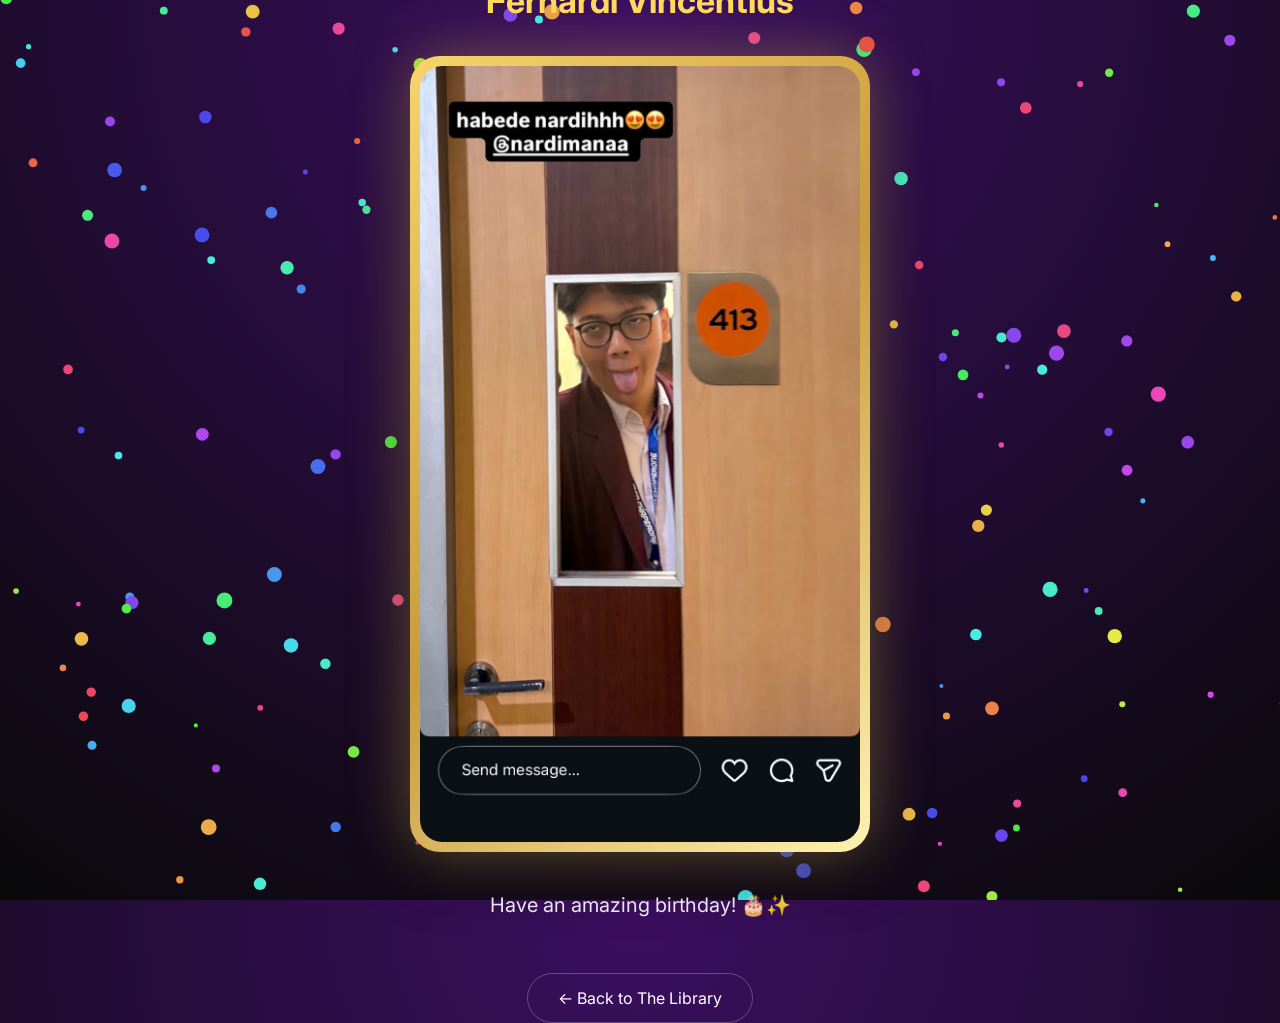
<file: birthday.html>
<!DOCTYPE html>
<html lang="en">

<head>

    <meta charset="UTF-8">
    <meta name="viewport" content="width=device-width, initial-scale=1.0">

    <title>Happy Birthday Vincent!</title>

    <link rel="preconnect" href="https://fonts.googleapis.com">
    <link
        href="https://fonts.googleapis.com/css2?family=Inter:wght@400;700&family=Cormorant+Garamond:wght@600&display=swap"
        rel="stylesheet">

    <style>
        * {
            margin: 0;
            padding: 0;
            box-sizing: border-box;
        }

        body {

            font-family: Inter, sans-serif;

            background:
                radial-gradient(circle at top, #3c0f61, #090909);

            height: 100vh;

            overflow: hidden;

            display: flex;

            justify-content: center;

            align-items: center;

            color: white;

            text-align: center;

        }

        .container {

            position: relative;
            z-index: 2;

        }

        h1 {

            font-size: 72px;

            font-family: "Cormorant Garamond", serif;

            margin-bottom: 15px;

            animation: fade 2s;

        }

        h2 {

            font-size: 34px;

            margin-bottom: 25px;

            color: #ffd95c;

            animation: fade 3s;

        }

        p {

            max-width: 700px;

            margin: auto;

            font-size: 20px;

            line-height: 1.8;

            opacity: .9;

            animation: fade 4s;

        }

        .back {

            display: inline-block;

            margin-top: 50px;

            padding: 14px 30px;

            border: 1px solid rgba(255, 255, 255, .25);

            border-radius: 999px;

            color: white;

            text-decoration: none;

            transition: .3s;

        }

        .back:hover {

            background: white;

            color: black;

        }

        canvas {

            position: absolute;

            top: 0;

            left: 0;

            width: 100%;

            height: 100%;

        }

        @keyframes fade {

            from {

                opacity: 0;
                transform: translateY(20px);

            }

            to {

                opacity: 1;
                transform: translateY(0);

            }

        }

        .photo-frame {

            width: min(90vw, 460px);

            margin: 35px auto;

            padding: 10px;

            border-radius: 30px;

            background: linear-gradient(135deg,
                    #f7d56b,
                    #c89b3c,
                    #fff3b0);

            box-shadow:
                0 0 60px rgba(255, 215, 100, .35),
                0 20px 60px rgba(0, 0, 0, .45);

            animation: float 4s ease-in-out infinite;

        }

        .photo-frame img {

            width: 100%;

            display: block;

            border-radius: 22px;

            object-fit: cover;

        }

        @keyframes float {

            0%,
            100% {
                transform: translateY(0px);
            }

            50% {
                transform: translateY(-10px);
            }

        }

        .photo-frame {

            animation:
                zoomPhoto 1.2s ease,
                float 4s ease-in-out infinite 1.2s;

        }

        @keyframes zoomPhoto {

            from {

                opacity: 0;

                transform: scale(.6);

            }

            to {

                opacity: 1;

                transform: scale(1);

            }

        }
    </style>

</head>

<body>

    <canvas id="confetti"></canvas>

    <div class="container">

        <h1>🎉 Happy Birthday 🎉</h1>

        <h2>Fernardi Vincentius</h2>
        <div class="photo-frame">
            <img src="easteregg.jpeg" alt="Fernardi Vincentius">
        </div>

        <p>


            Have an amazing birthday! 🎂✨

        </p>

        <a class="back" href="index.html">
            ← Back to The Library
        </a>

    </div>

    <audio id="birthdaySong" autoplay>
        <source src="hbd.mp3" type="audio/mpeg">
    </audio>

    <script>

        // mencoba autoplay
        window.addEventListener("load", () => {

            const song = document.getElementById("birthdaySong");

            song.volume = .8;

            song.play().catch(() => {

                document.body.addEventListener("click", () => {

                    song.play();

                }, { once: true });

            });

        });


        // Confetti sederhana

        const canvas = document.getElementById("confetti");
        const ctx = canvas.getContext("2d");

        canvas.width = innerWidth;
        canvas.height = innerHeight;

        const pieces = [];

        for (let i = 0; i < 180; i++) {

            pieces.push({

                x: Math.random() * canvas.width,

                y: Math.random() * canvas.height,

                r: Math.random() * 6 + 2,

                d: Math.random() * 180,

                c: `hsl(${Math.random() * 360},80%,60%)`,

                s: Math.random() * 3 + 2

            });

        }

        function draw() {

            ctx.clearRect(0, 0, canvas.width, canvas.height);

            pieces.forEach(p => {

                ctx.beginPath();

                ctx.fillStyle = p.c;

                ctx.arc(p.x, p.y, p.r, 0, Math.PI * 2);

                ctx.fill();

                p.y += p.s;

                p.x += Math.sin(p.d);

                if (p.y > canvas.height) {

                    p.y = -10;

                    p.x = Math.random() * canvas.width;

                }

            });

            requestAnimationFrame(draw);

        }

        draw();

        const song = document.getElementById("birthdaySong");

        window.addEventListener("load", async () => {

            song.volume = 0.8;

            try {
                await song.play();
            } catch (err) {

                console.log("Autoplay blocked");

                document.body.addEventListener("click", () => {
                    song.play();
                }, { once: true });

            }

        });
    </script>


</body>

</html>
</file>
